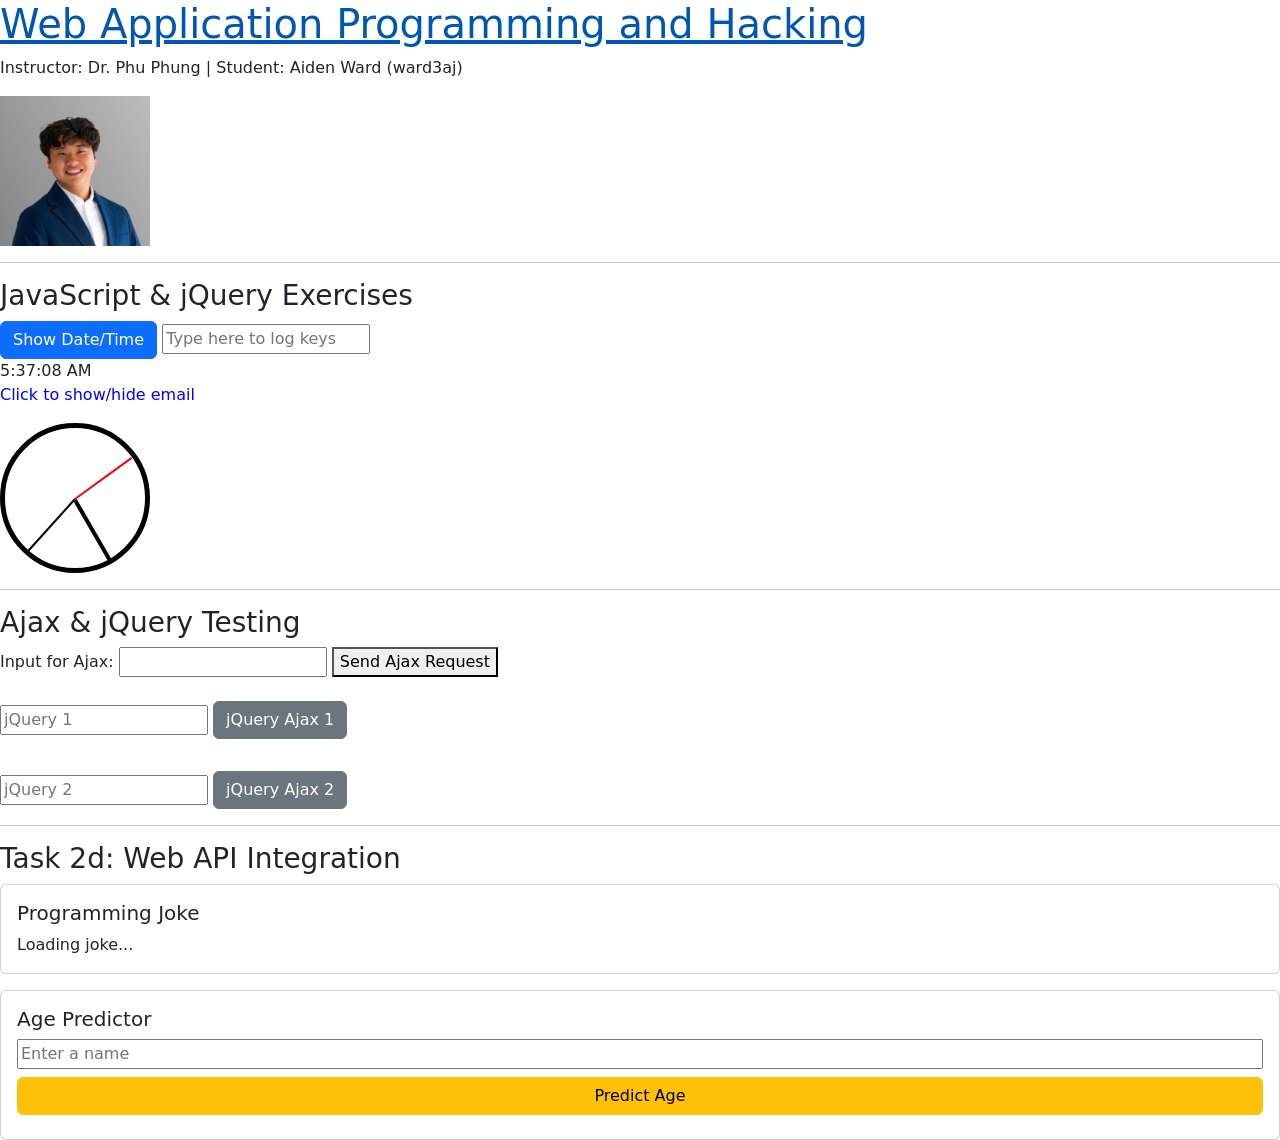
<file: waph-ward3aj/labs/lab2/waph-ward3aj.html>
<!DOCTYPE html>
<html>
<head>
    <title>WAPH Lab 2 - ward3aj</title>
    <link rel="stylesheet" href="https://cdn.jsdelivr.net/npm/bootstrap@5.3.0/dist/css/bootstrap.min.css">
    <script src="https://code.jquery.com/jquery-3.6.0.min.js"></script>
    <style>
        .clock-face { width: 150px; height: 150px; border: 5px solid black; border-radius: 50%; position: relative; margin-top: 10px; }
        .hand { width: 50%; height: 2px; background: black; position: absolute; top: 50%; transform-origin: 100%; transform: rotate(90deg); transition: all 0.05s; }
        h1 { color: #0056b3; }
    </style>
</head>
<body>

    <h1 style="text-decoration: underline;">Web Application Programming and Hacking</h1> 
    <p>Instructor: Dr. Phu Phung | Student: Aiden Ward (ward3aj)</p>
    <img src="headshot.jpeg" width="150" alt="My headshot">

    <hr>
    <h3>JavaScript & jQuery Exercises</h3>
    <button class="btn btn-primary" onclick="alert(new Date())">Show Date/Time</button>
    <input type="text" onkeydown="console.log('Key pressed: ' + event.key)" placeholder="Type here to log keys">

    <div id="digital-clock"></div>
    <script>
        function updateClock() {
            // secure rendering with textcontent
            document.getElementById('digital-clock').textContent = new Date().toLocaleTimeString();
        }
        setInterval(updateClock, 1000);
    </script>

    <p onclick="toggleEmail()" style="cursor:pointer; color:blue;">Click to show/hide email</p>
    <div id="email" style="display:none;">ward3aj@mail.uc.edu</div>
    <script src="script.js"></script>

    <div class="clock-face">
        <div class="hand" id="hour" style="height:4px;"></div>
        <div class="hand" id="min"></div>
        <div class="hand" id="sec" style="background:red;"></div>
    </div>
    <script src="analog.js"></script>

    <hr>
    <h3>Ajax & jQuery Testing</h3>
    <div>
        Input for Ajax: <input type="text" id="ajax-input">
        <button onclick="sendAjax()">Send Ajax Request</button>
        <div id="ajax-result" class="mt-2 text-primary"></div>
    </div>

    <div class="mt-4">
        <input type="text" id="jquery-input-1" placeholder="jQuery 1">
        <button id="btn-1" class="btn btn-secondary">jQuery Ajax 1</button>
        <div id="jquery-result-1" class="mt-2 text-secondary"></div>
        <br>
        <input type="text" id="jquery-input-2" placeholder="jQuery 2">
        <button id="btn-2" class="btn btn-secondary">jQuery Ajax 2</button>
        <div id="jquery-result-2" class="mt-2 text-secondary"></div>
    </div>

    <hr>
    <h3>Task 2d: Web API Integration</h3>
    <div class="card p-3 mb-3">
        <h5>Programming Joke</h5>
        <div id="joke-container">Loading joke...</div>
    </div>

    <div class="card p-3">
        <h5>Age Predictor</h5>
        <input type="text" id="name-input" placeholder="Enter a name">
        <button onclick="getAge()" class="btn btn-warning mt-2">Predict Age</button>
        <div id="age-result" class="mt-2 font-weight-bold"></div>
    </div>

    <script>
        function sendAjax() {
            var input = $("#ajax-input").val();
            // validate input is not empty
            if (!input || input.trim().length === 0) return;
            // use .text() for secure rendering
            $.ajax({ url: "/echo.php", type: "GET", data: { data: input }, success: function(res) { $("#ajax-result").text(res); } });
        }

        $(document).ready(function(){
            $("#btn-1").click(function(){ 
                var input = $("#jquery-input-1").val();
                // validate input is not empty
                if (!input || input.trim().length === 0) return;
                // use .text() for secure rendering
                $.ajax({ url: "/echo.php", type: "GET", data: { name: input }, success: function(res){ $("#jquery-result-1").text(res); } }); 
            });
            $("#btn-2").click(function(){ 
                var input = $("#jquery-input-2").val();
                // validate input is not empty
                if (!input || input.trim().length === 0) return;
                // use .text() for secure rendering
                $.ajax({ url: "/echo.php", type: "GET", data: { name: input }, success: function(res){ $("#jquery-result-2").text(res); } }); 
            });
            
            $.ajax({ url: "https://v2.jokeapi.dev/joke/Programming?type=single", success: function(data) { $("#joke-container").text(data.joke); } });
        });

        function getAge() {
            const name = $("#name-input").val();
            // validate input before fetching
            if (!name || name.trim().length === 0) return;
            fetch(`https://api.agify.io/?name=${name}`)
                .then(response => response.json())
                .then(data => { $("#age-result").text(`Predicted age for ${data.name}: ${data.age}`); });
        }
    </script>
</body>
</html>
</file>
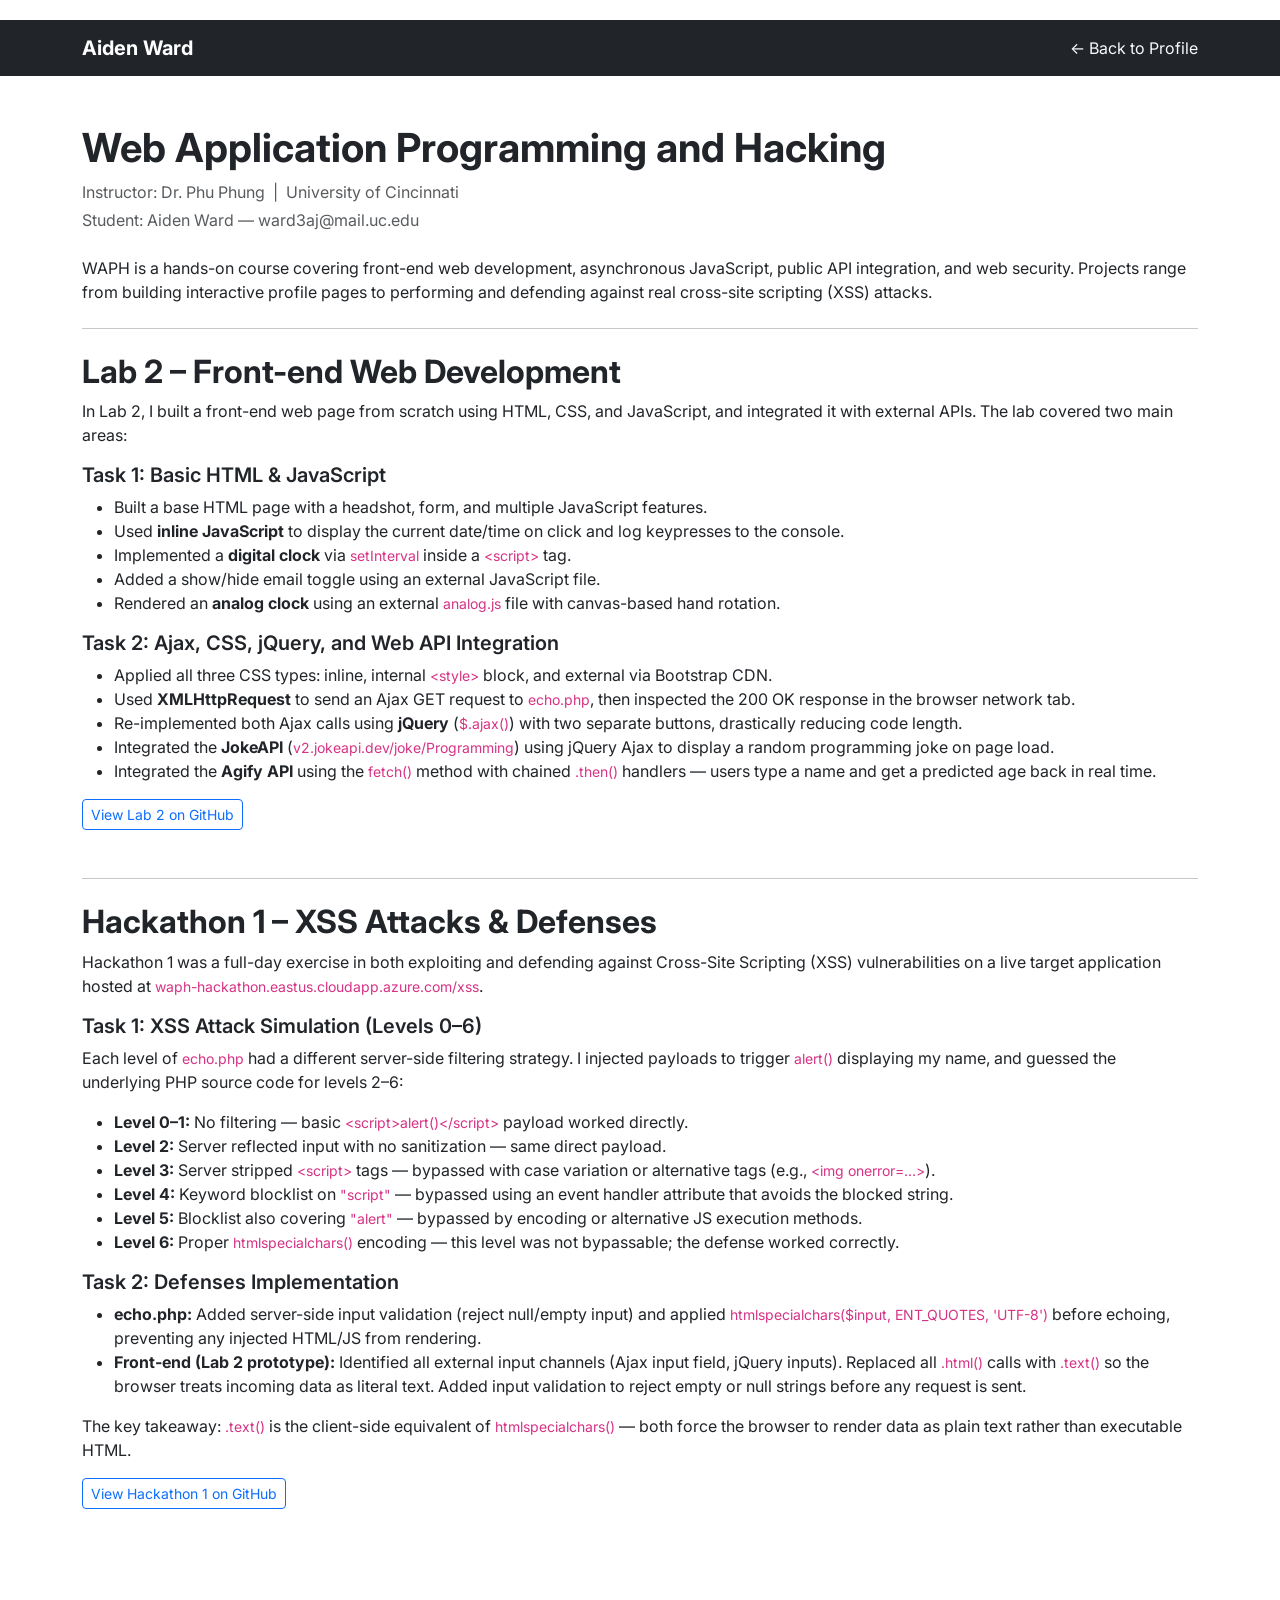
<file: waph-ward3aj/labs/project1/course.html>
<!DOCTYPE html>
<html lang="en">
<head>
    <meta charset="UTF-8">
    <meta name="viewport" content="width=device-width, initial-scale=1.0">
    <title>WAPH Course</title>
    <link rel="preconnect" href="https://fonts.googleapis.com">
    <link rel="preconnect" href="https://fonts.gstatic.com" crossorigin>
    <link href="https://fonts.googleapis.com/css2?family=Inter:ital,opsz,wght@0,14..32,300;0,14..32,400;0,14..32,600&display=swap" rel="stylesheet">
    <link href="https://cdn.jsdelivr.net/npm/bootstrap@5.3.0/dist/css/bootstrap.min.css" rel="stylesheet">
    <link rel="stylesheet" href="style.css?v=2000.0">
</head>
<body id="main-body">

    <nav class="navbar navbar-expand-lg navbar-dark bg-dark">
        <div class="container d-flex justify-content-between">
            <a class="navbar-brand fw-bold" href="#">Aiden Ward</a>
            <a class="nav-link text-light" href="index.html">← Back to Profile</a>
        </div>
    </nav>

    <div class="container mt-5 mb-5">

        <h1 class="fw-bold">Web Application Programming and Hacking</h1>
        <p class="text-muted mb-1">Instructor: Dr. Phu Phung &nbsp;|&nbsp; University of Cincinnati</p>
        <p class="text-muted mb-4">Student: Aiden Ward &mdash; ward3aj@mail.uc.edu</p>

        <p>
            WAPH is a hands-on course covering front-end web development, asynchronous JavaScript,
            public API integration, and web security. Projects range from building interactive
            profile pages to performing and defending against real cross-site scripting (XSS) attacks.
        </p>

        <hr class="my-4">

        <section class="mb-5">
            <h2 class="fw-bold">Lab 2 – Front-end Web Development</h2>
            <p>
                In Lab 2, I built a front-end web page from scratch using HTML, CSS, and JavaScript,
                and integrated it with external APIs. The lab covered two main areas:
            </p>

            <h5 class="fw-semibold mt-3">Task 1: Basic HTML &amp; JavaScript</h5>
            <ul>
                <li>Built a base HTML page with a headshot, form, and multiple JavaScript features.</li>
                <li>Used <strong>inline JavaScript</strong> to display the current date/time on click and log keypresses to the console.</li>
                <li>Implemented a <strong>digital clock</strong> via <code>setInterval</code> inside a <code>&lt;script&gt;</code> tag.</li>
                <li>Added a show/hide email toggle using an external JavaScript file.</li>
                <li>Rendered an <strong>analog clock</strong> using an external <code>analog.js</code> file with canvas-based hand rotation.</li>
            </ul>

            <h5 class="fw-semibold mt-3">Task 2: Ajax, CSS, jQuery, and Web API Integration</h5>
            <ul>
                <li>Applied all three CSS types: inline, internal <code>&lt;style&gt;</code> block, and external via Bootstrap CDN.</li>
                <li>Used <strong>XMLHttpRequest</strong> to send an Ajax GET request to <code>echo.php</code>, then inspected the 200 OK response in the browser network tab.</li>
                <li>Re-implemented both Ajax calls using <strong>jQuery</strong> (<code>$.ajax()</code>) with two separate buttons, drastically reducing code length.</li>
                <li>Integrated the <strong>JokeAPI</strong> (<code>v2.jokeapi.dev/joke/Programming</code>) using jQuery Ajax to display a random programming joke on page load.</li>
                <li>Integrated the <strong>Agify API</strong> using the <code>fetch()</code> method with chained <code>.then()</code> handlers — users type a name and get a predicted age back in real time.</li>
            </ul>

            <p>
                <a href="https://github.com/aidenward6/waph-ward3aj/tree/main/waph-ward3aj/labs/lab2"
                   target="_blank" class="btn btn-outline-primary btn-sm">View Lab 2 on GitHub</a>
            </p>
        </section>

        <hr class="my-4">

        <section class="mb-5">
            <h2 class="fw-bold">Hackathon 1 – XSS Attacks &amp; Defenses</h2>
            <p>
                Hackathon 1 was a full-day exercise in both exploiting and defending against
                Cross-Site Scripting (XSS) vulnerabilities on a live target application hosted
                at <code>waph-hackathon.eastus.cloudapp.azure.com/xss</code>.
            </p>

            <h5 class="fw-semibold mt-3">Task 1: XSS Attack Simulation (Levels 0–6)</h5>
            <p>
                Each level of <code>echo.php</code> had a different server-side filtering strategy.
                I injected payloads to trigger <code>alert()</code> displaying my name, and guessed
                the underlying PHP source code for levels 2–6:
            </p>
            <ul>
                <li><strong>Level 0–1:</strong> No filtering — basic <code>&lt;script&gt;alert()&lt;/script&gt;</code> payload worked directly.</li>
                <li><strong>Level 2:</strong> Server reflected input with no sanitization — same direct payload.</li>
                <li><strong>Level 3:</strong> Server stripped <code>&lt;script&gt;</code> tags — bypassed with case variation or alternative tags (e.g., <code>&lt;img onerror=...&gt;</code>).</li>
                <li><strong>Level 4:</strong> Keyword blocklist on <code>"script"</code> — bypassed using an event handler attribute that avoids the blocked string.</li>
                <li><strong>Level 5:</strong> Blocklist also covering <code>"alert"</code> — bypassed by encoding or alternative JS execution methods.</li>
                <li><strong>Level 6:</strong> Proper <code>htmlspecialchars()</code> encoding — this level was not bypassable; the defense worked correctly.</li>
            </ul>

            <h5 class="fw-semibold mt-3">Task 2: Defenses Implementation</h5>
            <ul>
                <li>
                    <strong>echo.php:</strong> Added server-side input validation (reject null/empty input)
                    and applied <code>htmlspecialchars($input, ENT_QUOTES, 'UTF-8')</code> before echoing,
                    preventing any injected HTML/JS from rendering.
                </li>
                <li>
                    <strong>Front-end (Lab 2 prototype):</strong> Identified all external input channels
                    (Ajax input field, jQuery inputs). Replaced all <code>.html()</code> calls with
                    <code>.text()</code> so the browser treats incoming data as literal text. Added
                    input validation to reject empty or null strings before any request is sent.
                </li>
            </ul>
            <p>
                The key takeaway: <code>.text()</code> is the client-side equivalent of
                <code>htmlspecialchars()</code> — both force the browser to render data as plain
                text rather than executable HTML.
            </p>

            <p>
                <a href="https://github.com/aidenward6/waph-ward3aj/tree/main/waph-ward3aj/labs/hackathon1"
                   target="_blank" class="btn btn-outline-primary btn-sm">View Hackathon 1 on GitHub</a>
            </p>
        </section>

    </div>

</body>
</html>
</file>
<file: waph-ward3aj/labs/project1/style.css>
* {
    font-family: 'Inter', sans-serif !important;
}

body {
    padding-top: 20px;
    padding-bottom: 50px;
    transition: background-color 0.3s, color 0.3s;
}

.company-logo {
    width: 40px !important;
    height: 40px !important;
    object-fit: contain !important;
    margin-right: 15px;
    background-color: white;
    border-radius: 4px;
}

.dark-mode {
    background-color: #1a1a1a !important;
    color: #f1f1f1 !important;
}

.dark-mode .bg-light {
    background-color: #333 !important;
    color: #f1f1f1 !important;
    border-color: #444 !important;
}

.dark-mode .text-muted {
    color: #aaa !important;
}
</file>
